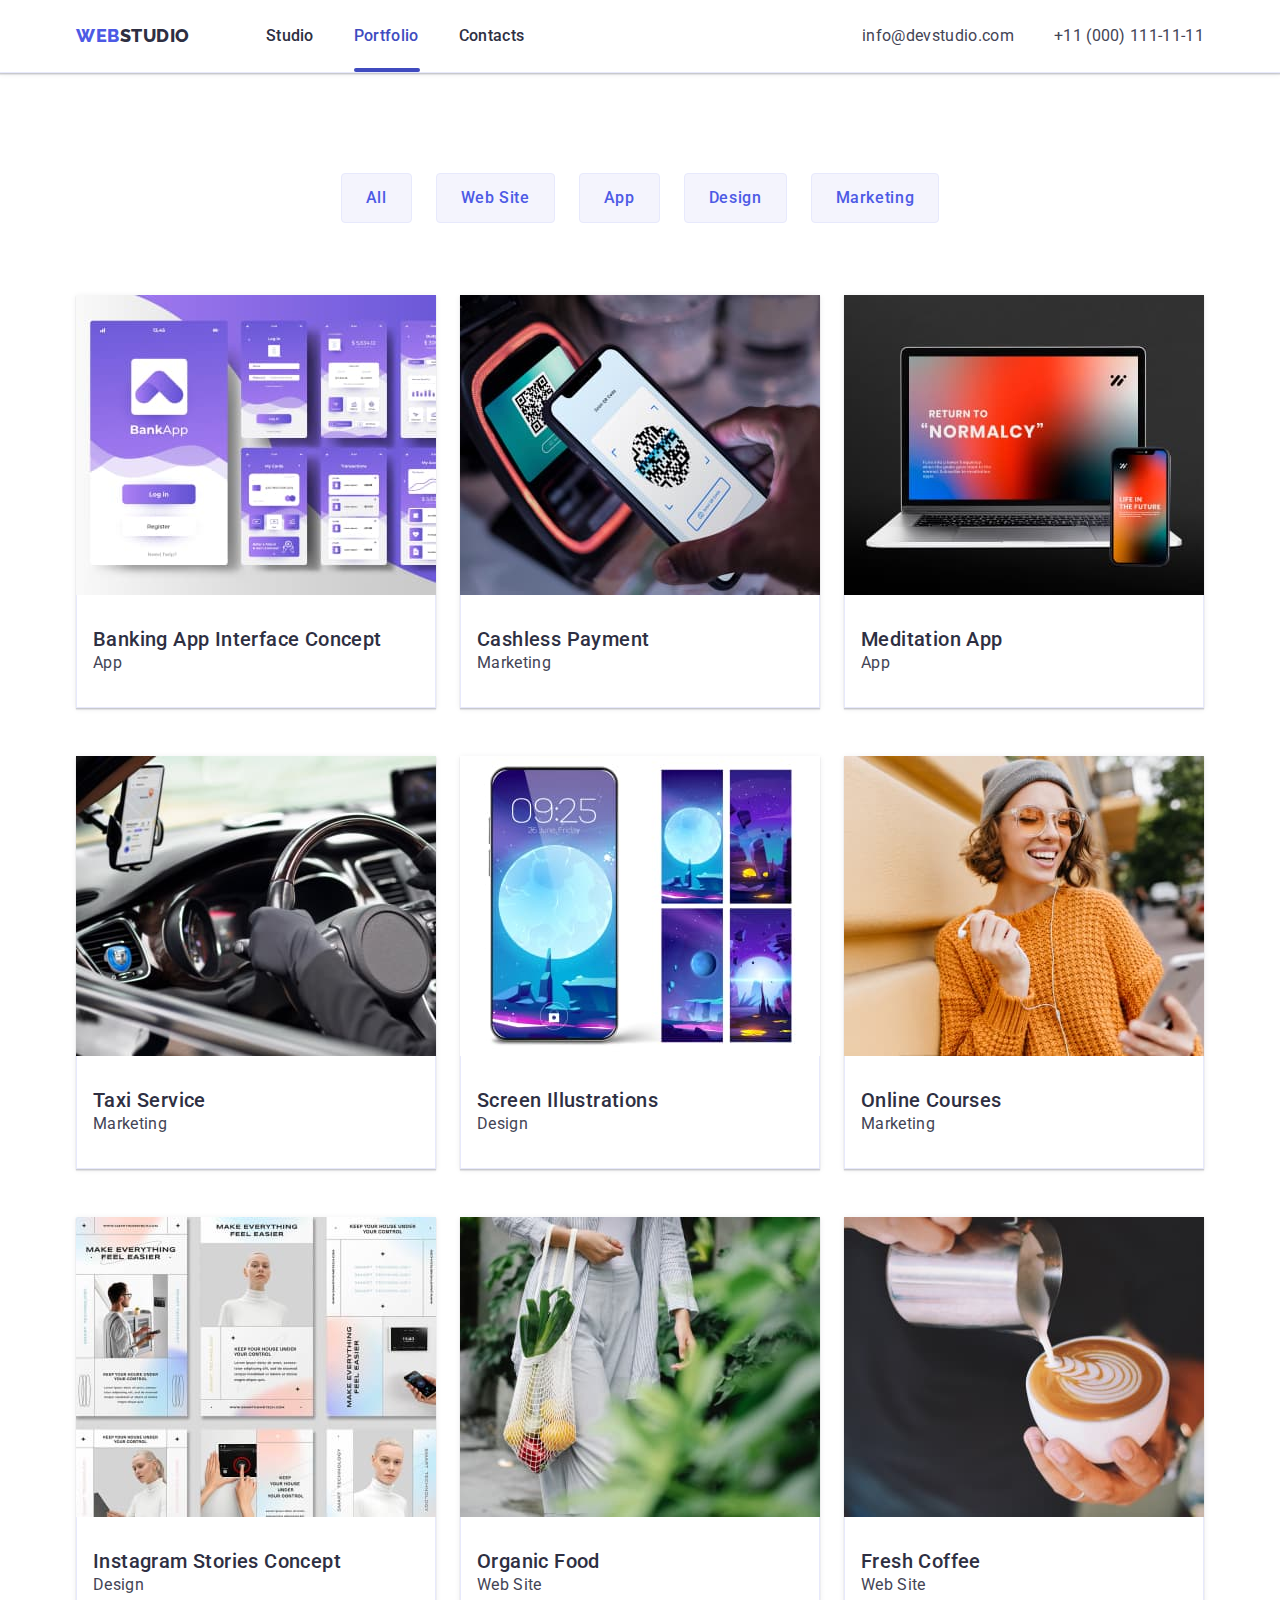
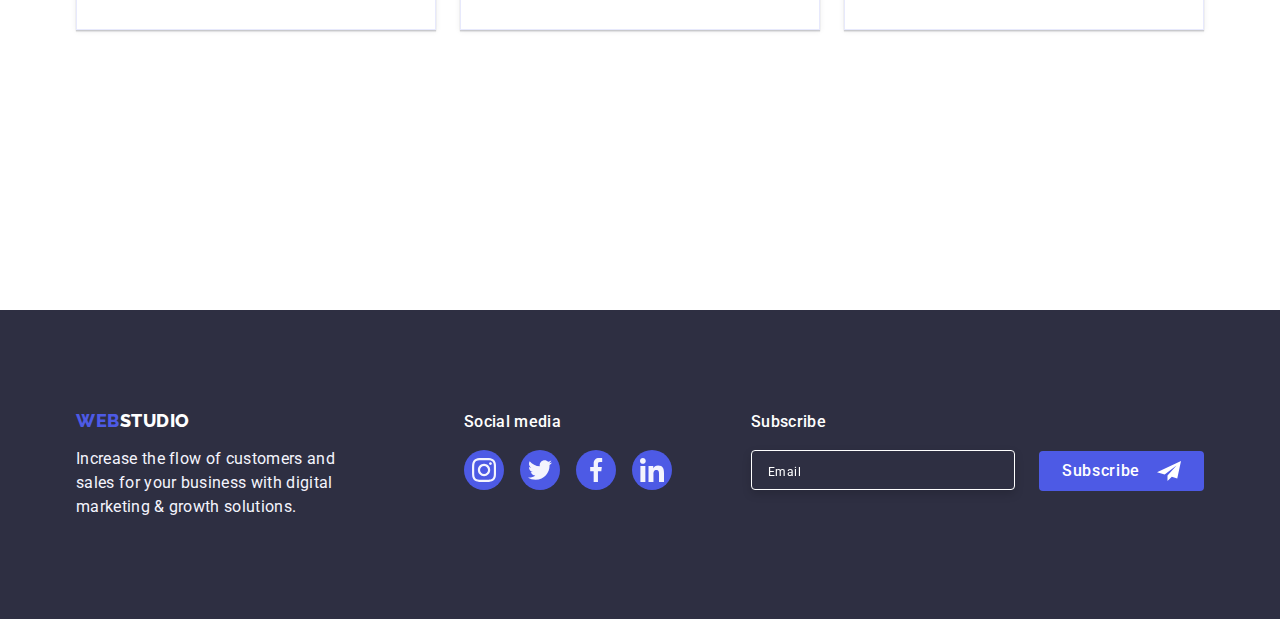
<file: portfolio.html>
<!DOCTYPE html>
<html lang="en">
  <head>
    <meta charset="UTF-8" />
    <meta http-equiv="X-UA-Compatible" content="IE=edge" />
    <meta name="viewport" content="width=device-width, initial-scale=1.0" />
    <link rel="preconnect" href="https://fonts.googleapis.com" />
    <link rel="preconnect" href="https://fonts.gstatic.com" crossorigin />
    <link
      href="https://fonts.googleapis.com/css2?family=Montserrat:wght@400;700&family=Raleway:wght@800&family=Roboto:wght@400;500;700&display=swap"
      rel="stylesheet"
    />
    <link
      rel="stylesheet"
      href="https://cdn.jsdelivr.net/npm/modern-normalize@1.1.0/modern-normalize.min.css"
    />
    <link rel="stylesheet" href="./css/styles.css" />
    <title>Portfolio</title>
  </head>
  <body>
    <!-- Header -->
    <header class="header">
      <div class="container header-container">
        <nav class="menu menu-container">
          <a class="link logo link-logo" href="./index.html">
            Web
            <span class="light-theme">Studio</span>
          </a>
          <ul class="list list-container">
            <li class="menu-list">
              <a class="menu-list-item link" href="./index.html"> Studio </a>
            </li>
            <li class="menu-list">
              <a
                class="menu-list-item link portfolio-underline current"
                href="./portfolio.html"
              >
                Portfolio
              </a>
            </li>
            <li class="menu-list">
              <a class="menu-list-item link" href="">Contacts</a>
            </li>
          </ul>
        </nav>
        <address class="contacts contacts-container">
          <ul class="list list-contacts-container">
            <li class="contacts-list-item">
              <a class="link contacts-link" href="mailto:info@devstudio.com">
                info@devstudio.com
              </a>
            </li>
            <li class="contacts-list-item">
              <a class="link contacts-link" href="tel:+110001111111">
                +11 (000) 111-11-11
              </a>
            </li>
          </ul>
        </address>
        <button
          type="button"
          class="mobile-menu-open js-open-menu"
          aria-controls="mobile-menu"
          aria-expanded="false"
        >
          <svg class="mobile-menu-icon" width="24" height="24">
            <use href="./images/icons.svg#burger"></use>
          </svg>
        </button>
      </div>
      <div class="mobile-menu js-menu-container" id="mobile-menu">
        <div class="container mobile-menu-container">
          <button type="button" class="mobile-close-btn js-close-menu">
            <svg class="mobile-close-button-icon" width="8" height="8">
              <use href="./images/icons.svg#close-button"></use>
            </svg>
          </button>
          <nav class="mobile-nav">
            <ul class="mobile-nav-list">
              <li class="mobile-nav-list-item list">
                <a href="./index.html" class="mobile-nav-list-link current">
                  Studio
                </a>
              </li>
              <li class="mobile-nav-list-item list">
                <a href="./portfolio.html" class="mobile-nav-list-link">
                  Portfolio
                </a>
              </li>
              <li class="mobile-nav-list-item list">
                <a href="" class="mobile-nav-list-link"> Contacts </a>
              </li>
            </ul>
          </nav>
          <ul class="contacts-list">
            <li class="contacts-list-item list">
              <a
                class="contacts-list-link-number link"
                href="tel:+110001111111"
              >
                +11 (000) 111-11-11
              </a>
            </li>
            <li class="contacts-list-item list">
              <a
                class="contacts-list-link-email link"
                href="mailto:info@devstudio.com"
              >
                info@devstudio.com
              </a>
            </li>
          </ul>
          <ul class="mobile-social-list">
            <li class="mobile-social-list-item list">
              <a href="" class="mobile-social-list-link link">
                <svg class="mobile-social-list-icon" width="24" height="24">
                  <use href="./images/icons.svg#instagram"></use>
                </svg>
              </a>
            </li>
            <li class="mobile-social-list-item list">
              <a href="" class="mobile-social-list-link link">
                <svg class="mobile-social-list-icon" width="24" height="24">
                  <use href="./images/icons.svg#twitter"></use>
                </svg>
              </a>
            </li>
            <li class="mobile-social-list-item list">
              <a href="" class="mobile-social-list-link link">
                <svg class="mobile-social-list-icon" width="24" height="24">
                  <use href="./images/icons.svg#facebook"></use>
                </svg>
              </a>
            </li>
            <li class="mobile-social-list-item list">
              <a href="" class="mobile-social-list-link link">
                <svg class="mobile-social-list-icon" width="24" height="24">
                  <use href="./images/icons.svg#linkedin"></use>
                </svg>
              </a>
            </li>
          </ul>
        </div>
      </div>
    </header>

    <main>
      <!-- HERO -->
      <section class="section button-nav">
        <div class="container">
          <h1 hidden class="main-title visually-hidden">Navigation</h1>
          <ul class="list list-button">
            <li class="list-button-item">
              <button class="button-item" type="button">All</button>
            </li>
            <li class="list-button-item">
              <button class="button-item" type="button">Web Site</button>
            </li>
            <li class="list-button-item">
              <button class="button-item" type="button">App</button>
            </li>
            <li class="list-button-item">
              <button class="button-item" type="button">Design</button>
            </li>
            <li class="list-button-item">
              <button class="button-item" type="button">Marketing</button>
            </li>
          </ul>
          <ul class="list project-list">
            <li class="link project-item">
              <a class="link project-link" href="">
                <div class="project-wrapper">
                  <img
                    class="portfolio-images"
                    src="./images/portfolio/banking-app.jpg"
                    alt="banking app"
                    width="360"
                    height="300"
                  />
                  <p class="overlay">
                    14 Stylish and User-Friendly App Design Concepts · Task
                    Manager App · Calorie Tracker App · Exotic Fruit Ecommerce
                    App · Cloud Storage App
                  </p>
                </div>
                <div class="project-info">
                  <h2 class="feature-title">Banking App Interface Concept</h2>
                  <p class="features-item">App</p>
                </div>
              </a>
            </li>
            <li class="link project-item">
              <a class="link project-link" href="">
                <div class="project-wrapper">
                  <img
                    class="portfolio-images"
                    src="./images/portfolio/cashless-payment.jpg"
                    alt="cashless payment"
                    width="360"
                    height="300"
                  />
                  <p class="overlay">
                    14 Stylish and User-Friendly App Design Concepts · Task
                    Manager App · Calorie Tracker App · Exotic Fruit Ecommerce
                    App · Cloud Storage App
                  </p>
                </div>
                <div class="project-info">
                  <h2 class="feature-title">Cashless Payment</h2>
                  <p class="features-item">Marketing</p>
                </div>
              </a>
            </li>
            <li class="link project-item">
              <a class="link project-link" href="">
                <div class="project-wrapper">
                  <img
                    class="portfolio-images"
                    src="./images/portfolio/meditation-app.jpg"
                    alt="meditation app"
                    width="360"
                    height="300"
                  />
                  <p class="overlay">
                    14 Stylish and User-Friendly App Design Concepts · Task
                    Manager App · Calorie Tracker App · Exotic Fruit Ecommerce
                    App · Cloud Storage App
                  </p>
                </div>
                <div class="project-info">
                  <h2 class="feature-title">Meditation App</h2>
                  <p class="features-item">App</p>
                </div>
              </a>
            </li>
            <li class="link project-item">
              <a class="link project-link" href="">
                <div class="project-wrapper">
                  <img
                    class="portfolio-images"
                    src="./images/portfolio/taxi-service.jpg"
                    alt="taxi service"
                    width="360"
                    height="300"
                  />
                  <p class="overlay">
                    14 Stylish and User-Friendly App Design Concepts · Task
                    Manager App · Calorie Tracker App · Exotic Fruit Ecommerce
                    App · Cloud Storage App
                  </p>
                </div>
                <div class="project-info">
                  <h2 class="feature-title">Taxi Service</h2>
                  <p class="features-item">Marketing</p>
                </div>
              </a>
            </li>
            <li class="link project-item">
              <a class="link project-link" href="">
                <div class="project-wrapper">
                  <img
                    class="portfolio-images"
                    src="./images/portfolio/screen-illustration.jpg"
                    alt="screen illustration"
                    width="360"
                    height="300"
                  />
                  <p class="overlay">
                    14 Stylish and User-Friendly App Design Concepts · Task
                    Manager App · Calorie Tracker App · Exotic Fruit Ecommerce
                    App · Cloud Storage App
                  </p>
                </div>
                <div class="project-info">
                  <h2 class="feature-title">Screen Illustrations</h2>
                  <p class="features-item">Design</p>
                </div>
              </a>
            </li>
            <li class="link project-item">
              <a class="link project-link" href="">
                <div class="project-wrapper">
                  <img
                    class="portfolio-images"
                    src="./images/portfolio/online-courses.jpg"
                    alt="online courses"
                    width="360"
                    height="300"
                  />
                  <p class="overlay">
                    14 Stylish and User-Friendly App Design Concepts · Task
                    Manager App · Calorie Tracker App · Exotic Fruit Ecommerce
                    App · Cloud Storage App
                  </p>
                </div>
                <div class="project-info">
                  <h2 class="feature-title">Online Courses</h2>
                  <p class="features-item">Marketing</p>
                </div>
              </a>
            </li>
            <li class="link project-item">
              <a class="link project-link" href="">
                <div class="project-wrapper">
                  <img
                    class="portfolio-images"
                    src="./images/portfolio/instagram-stories.jpg"
                    alt="instagram stories"
                    width="360"
                    height="300"
                  />
                  <p class="overlay">
                    14 Stylish and User-Friendly App Design Concepts · Task
                    Manager App · Calorie Tracker App · Exotic Fruit Ecommerce
                    App · Cloud Storage App
                  </p>
                </div>
                <div class="project-info">
                  <h2 class="feature-title">Instagram Stories Concept</h2>
                  <p class="features-item">Design</p>
                </div>
              </a>
            </li>
            <li class="link project-item">
              <a class="link project-link" href="">
                <div class="project-wrapper">
                  <img
                    class="portfolio-images"
                    src="./images/portfolio/organic-food.jpg"
                    alt="organic food"
                    width="360"
                    height="300"
                  />
                  <p class="overlay">
                    14 Stylish and User-Friendly App Design Concepts · Task
                    Manager App · Calorie Tracker App · Exotic Fruit Ecommerce
                    App · Cloud Storage App
                  </p>
                </div>
                <div class="project-info">
                  <h2 class="feature-title">Organic Food</h2>
                  <p class="features-item">Web Site</p>
                </div>
              </a>
            </li>
            <li class="link project-item">
              <a class="link project-link" href="">
                <div class="project-wrapper">
                  <img
                    class="portfolio-images"
                    src="./images/portfolio/fresh-coffee.jpg"
                    alt="fresh coffee"
                    width="360"
                    height="300"
                  />
                  <p class="overlay">
                    14 Stylish and User-Friendly App Design Concepts · Task
                    Manager App · Calorie Tracker App · Exotic Fruit Ecommerce
                    App · Cloud Storage App
                  </p>
                </div>
                <div class="project-info">
                  <h2 class="feature-title">Fresh Coffee</h2>
                  <p class="features-item">Web Site</p>
                </div>
              </a>
            </li>
          </ul>
        </div>
      </section>
    </main>
    <footer class="footer">
      <div class="container footer-container">
        <div class="footer-left-container">
          <a class="link logo logo-style" href="./index.html">
            Web
            <span class="dark-theme">Studio</span>
          </a>
          <p class="footer-text">
            Increase the flow of customers and sales for your business with
            digital marketing & growth solutions.
          </p>
        </div>
        <div class="social-list-wrapper">
          <p class="social-text">Social media</p>
          <ul class="social-list-footer list">
            <li class="social-list-item">
              <a href="" class="social-list-link-footer">
                <svg width="24" height="24" class="social-list-icon-footer">
                  <use href="./images/icons.svg#instagram"></use>
                </svg>
              </a>
            </li>
            <li class="social-list-item">
              <a href="" class="social-list-link-footer">
                <svg width="24" height="24" class="social-list-icon-footer">
                  <use href="./images/icons.svg#twitter"></use>
                </svg>
              </a>
            </li>
            <li class="social-list-item">
              <a href="" class="social-list-link-footer">
                <svg width="24" height="24" class="social-list-icon-footer">
                  <use href="./images/icons.svg#facebook"></use>
                </svg>
              </a>
            </li>
            <li class="social-list-item">
              <a href="" class="social-list-link-footer">
                <svg width="24" height="24" class="social-list-icon-footer">
                  <use href="./images/icons.svg#linkedin"></use>
                </svg>
              </a>
            </li>
          </ul>
        </div>
        <form class="footer-form">
          <p class="subscr-text">Subscribe</p>
          <div class="subscr-wrapper">
            <input
              type="email"
              name="user_subscription"
              placeholder="Email"
              class="subscr-input"
            />
            <button type="submit" class="subscr-btn">
              Subscribe
              <svg width="24" height="24" class="subscr-icon">
                <use href="./images/icons.svg#subscr"></use>
              </svg>
              <script src="./js/practice.js"></script>
              <script src="./js/mobile-menu.js"></script>
              <script src="./js/modal.js"></script>
            </button>
          </div>
        </form>
      </div>
    </footer>
  </body>
</html>
</file>
<file: css/styles.css>
:root {
  --primary-font: "Roboto", sans-serif;
  --secondary-font: "Raleway", sans-serif;
  --primary-background-color: #ffffff;
  --secondary-background-color: #4d5ae5;
  --primary-text-color: #434455;
  --secondary-text-color: #2e2f42;
  --primary-button-color: #4d5ae5;
  --primary-button-background-color: #f4f4fd;
  --icon-color: #8e8f99;
  --color: currentColor;
  --transition-dur-timing-func: 250ms cubic-bezier(0.4, 0, 0.2, 1);
}
h1,
h2,
h3,
p {
  margin-top: 0;
  margin-bottom: 0;
}

ul {
  margin-top: 0;
  margin-bottom: 0;
  padding-left: 0;
}

img {
  display: block;
}

body {
  font-family: var(--primary-font);
  background-color: var(--primary-background-color);
  color: var(--primary-text-color);
}

.container {
  width: 100%;
  padding-left: 15px;
  padding-right: 15px;
}

@media screen and (min-width: 480px) {
  .container {
    width: 428px;
    margin: 0 auto;
  }
}

@media screen and (min-width: 768px) {
  .container {
    width: 768px;
  }
}

@media screen and (min-width: 1200px) {
  .container {
    width: 1158px;
  }
}

.section {
  padding-top: 96px;
  padding-bottom: 96px;
}

@media screen and (min-width: 1200px) {
  .section {
    padding: 120px 0;
  }
}

.list {
  list-style: none;
}

.link {
  text-decoration: none;
}

.dark-theme {
  color: #ffffff;
}

.light-theme {
  color: #2e2f42;
}

.visually-hidden {
  position: absolute;
  width: 1px;
  height: 1px;
  margin: -1px;
  border: 0;
  padding: 0;
  white-space: nowrap;
  clip-path: inset(100%);
  clip: rect(0 0 0 0);
  overflow: hidden;
}

/**
  |============================
  |          Header
  |============================
*/

.header {
  border-bottom: 1px solid #e7e9fc;
  box-shadow: 0px 2px 1px rgba(46, 47, 66, 0.08),
    0px 1px 1px rgba(46, 47, 66, 0.16), 0px 1px 6px rgba(46, 47, 66, 0.08);
}

.header-container {
  display: flex;
  align-items: center;
  justify-content: space-between;
}

button {
  cursor: pointer;
}

.logo {
  font-family: var(--secondary-font);
  font-weight: 800;
  font-size: 18px;
  line-height: 1.17;
  letter-spacing: 0.03em;
  text-transform: uppercase;
  color: #4d5ae5;
  display: flex;
}

.link-logo {
  padding: 24px 0;
}

.contacts-list-link-number {
  font-weight: 700;
  font-size: 20px;
  line-height: 1.11;
  letter-spacing: 0.02em;
  text-transform: capitalize;
  color: #404bbf;
}

@media screen and (max-width: 767px) {
  .list-container {
    display: none;
  }

  .contacts {
    display: none;
  }

  .mobile-menu-open {
    line-height: 0;
    padding: 0;
    border: none;
    background: transparent;
  }

  .mobile-menu-icon {
    fill: #2e2f42;
  }

  .mobile-menu {
    position: fixed;
    width: 100%;
    height: 100%;
    box-shadow: 0px 2px 1px rgba(46, 47, 66, 0.08),
      0px 1px 1px rgba(46, 47, 66, 0.16), 0px 1px 6px rgba(46, 47, 66, 0.08);
    top: 0;
    left: 0;
    z-index: 1000;
    background: #ffffff;
    transition: opacity var(--transition-dur-timing-func),
      visibility var(--transition-dur-timing-func);
    opacity: 0;
    visibility: hidden;
    pointer-events: none;
  }

  .mobile-menu.is-open {
    opacity: 1;
    visibility: visible;
    pointer-events: auto;
  }

  .mobile-close-btn {
    width: 24px;
    height: 24px;
    padding: 0;
    background: transparent;
    border: 1px solid rgba(0, 0, 0, 0.1);
    border-radius: 50%;
    display: flex;
    justify-content: center;
    align-items: center;
    position: absolute;
    top: 24px;
    right: 24px;
    cursor: pointer;
  }

  .mobile-close-button-icon {
    fill: #2e2f42;
  }

  .mobile-menu-container {
    position: relative;
    padding-top: 80px;
    padding-left: 40px;
    padding-bottom: 40px;
    display: flex;
    flex-direction: column;
    height: 100%;
  }

  .mobile-nav {
    margin-bottom: auto;
  }

  .mobile-nav-list {
    display: flex;
    flex-direction: column;
    align-items: center;
    gap: 40px;
  }

  .mobile-nav-list-link {
    font-weight: 700;
    font-size: 36px;
    line-height: 1.11;
    letter-spacing: 0.02em;
    text-transform: capitalize;
    color: #2e2f42;
    text-decoration: none;
  }

  .mobile-nav-list-link.current {
    color: #404bbf;
  }

  .mobile-nav-list-link:hover,
  .mobile-nav-list-link:focus {
    color: #404bbf;
  }

  .contacts-list {
    display: flex;
    flex-direction: column;
    justify-content: center;
    gap: 40px;
    margin-bottom: 48px;
  }

  .contacts-list-link-number:hover,
  .contacts-list-link-number:focus,
  .contacts-list-link-email:hover,
  .contacts-list-link-email:focus {
    color: #4d5ae5;
  }

  .contacts-list-link-email {
    font-weight: 500;
    font-size: 20px;
    line-height: 1.2;
    letter-spacing: 0.02em;
    color: #434455;
  }

  .mobile-social-list {
    display: flex;
    align-items: center;
    justify-content: space-between;
  }

  .mobile-social-list-link {
    display: flex;
    width: 40px;
    height: 40px;
    background: #4d5ae5;
    border-radius: 50%;
    align-items: center;
    justify-content: center;
    transition: background var(--transition-dur-timing-func);
  }

  .mobile-social-list-icon {
    fill: #f4f4fd;
  }

  .mobile-social-list-link:hover,
  .mobile-social-list-link:focus {
    background: #404bbf;
  }
}

@media screen and (min-width: 428px) {
  .contacts-list-link-number {
    font-size: 36px;
  }
}

@media screen and (min-width: 768px) {
  .mobile-menu {
    display: none;
  }

  .mobile-menu-open {
    display: none;
  }

  .menu-container {
    display: flex;
    align-items: center;
  }

  .link-logo {
    margin-right: 76px;
  }

  .list-container {
    display: flex;
    align-items: center;
  }

  .list-contacts-container {
    display: flex;
    flex-direction: column;
    gap: 12px;
  }

  .menu-list:not(:last-child) {
    margin-right: 40px;
  }

  .menu {
    font-weight: 500;
    font-size: 16px;
    line-height: 1.5;
    letter-spacing: 0.02em;
    color: #2e2f42;
  }

  .menu-list-item {
    display: block;
    font-weight: 500;
    font-size: 16px;
    line-height: 1.5;
    letter-spacing: 0.02em;
    padding: 24px 0;
    color: #2e2f42;
    transition: color var(--transition-dur-timing-func);
  }

  .menu-list-item.current {
    color: #404bbf;
  }

  .menu-list-item:hover,
  .menu-list-item:focus {
    color: #404bbf;
  }

  .contacts-link {
    font-size: 12px;
    line-height: 1.17;
    letter-spacing: 0.04em;
    color: #434455;
    transition: color var(--transition-dur-timing-func);
  }

  .contacts {
    font-style: normal;
  }

  .contacts-link:hover,
  .contacts-link:focus {
    color: #404bbf;
  }

  .studio-underline::after {
    content: "";
    display: inline-block;
    width: 48px;
    height: 4px;
    background: #404bbf;
    border-radius: 2px;
    position: absolute;
    left: 0;
    bottom: 0;
  }
}

@media screen and (min-width: 1200px) {
  .list-contacts-container {
    display: flex;
    align-items: center;
    margin-left: auto;
  }

  .list-contacts-container {
    flex-direction: row;
    gap: 40px;
  }

  .contacts-link {
    font-size: 16px;
    line-height: 1.5;
    letter-spacing: 0.02em;
    color: #434455;
    transition: color var(--transition-dur-timing-func);
  }
}

/**
  |============================
  |       HERO 
  |============================
*/

.hero-container {
  text-align: center;
  margin: 0 auto;
}

.button {
  font-family: inherit;
  font-weight: 500;
  font-size: 16px;
  line-height: 1.5;
  letter-spacing: 0.04em;
  color: #ffffff;
  background: var(--secondary-background-color);
  display: block;
  margin: auto;
  min-width: 169px;
  height: 56px;
  border: none;
  padding: 16px 32px 16px 32px;
  text-align: center;
  box-shadow: 0px 4px 4px rgba(0, 0, 0, 0.15);
  border-radius: 4px;
  cursor: pointer;
  transition: background-color var(--transition-dur-timing-func),
    color var(--transition-dur-timing-func);
}

.button:hover,
.button:focus {
  background-color: #404bbf;
}

.section-main {
  margin: 0 auto;
  background: #2e2f42;
  background-image: linear-gradient(
      rgba(46, 47, 66, 0.7),
      rgba(46, 47, 66, 0.7)
    ),
    url(../images/bg-mobile.jpeg);
  background-size: cover;
  background-position: center;
  padding: 112px 0;
  max-width: 1440px;
  background-repeat: no-repeat;
}

@media screen and (min-device-pixel-ratio: 2) and (max-width: 767px),
  screen and (min-resolution: 192dpi) and (max-width: 767px),
  screen and (min-resolution: 2dppx) and (max-width: 767px) {
  .section-main {
    background-image: linear-gradient(
        rgba(46, 47, 66, 0.7),
        rgba(46, 47, 66, 0.7)
      ),
      url(../images/bg-mobile@2x.jpeg);
  }
}

.main-title {
  font-weight: 700;
  font-size: 36px;
  line-height: 1.11;
  letter-spacing: 0.02em;
  text-align: center;
  max-width: 428px;
  margin: 0 auto 72px auto;
}

@media screen and (min-width: 768px) {
  .main-title {
    font-size: 56px;
    line-height: 1.07;
    max-width: 496px;
    margin-bottom: 48px;
  }

  .section-main {
    background-image: linear-gradient(
        rgba(46, 47, 66, 0.7),
        rgba(46, 47, 66, 0.7)
      ),
      url(../images/bg-tablet.jpeg);
  }
}
@media screen and (min-device-pixel-ratio: 2) and (min-width: 768px),
  screen and (min-resolution: 192dpi) and (min-width: 768px),
  screen and (min-resolution: 2dppx) and (min-width: 768px) {
  .section-main {
    background-image: linear-gradient(
        rgba(46, 47, 66, 0.7),
        rgba(46, 47, 66, 0.7)
      ),
      url(../images/bg-tablet@2x.jpeg);
  }
}

@media screen and (min-width: 1200px) {
  .section-main {
    background-image: linear-gradient(
        rgba(46, 47, 66, 0.7),
        rgba(46, 47, 66, 0.7)
      ),
      url(../images/bg.jpeg);
    padding: 188px 0;
  }
}

@media screen and (min-device-pixel-ratio: 2) and (min-width: 1200px),
  screen and (min-resolution: 192dpi) and (min-width: 1200px),
  screen and (min-resolution: 2dppx) and (min-width: 1200px) {
  .section-main {
    background-image: linear-gradient(
        rgba(46, 47, 66, 0.7),
        rgba(46, 47, 66, 0.7)
      ),
      url(../images/bg@2x.jpeg);
  }
}

/**
  |============================
  |       FEATURES
  |============================
*/

.svg-container {
  display: none;
}

.features {
  display: flex;
  flex-direction: column;
  gap: 72px;
}

.features-title {
  font-weight: 700;
  font-size: 36px;
  line-height: 1.11;
  text-align: center;
  letter-spacing: 0.02em;
  text-transform: capitalize;
  color: #2e2f42;
  margin-bottom: 8px;
}

.description {
  font-weight: 500;
  font-size: 16px;
  line-height: 1.5;
  letter-spacing: 0.02em;
  color: #434455;
}

@media screen and (min-width: 768px) {
  .features {
    display: flex;
    flex-wrap: wrap;
    row-gap: 72px;
    column-gap: 24px;
    flex-direction: row;
  }

  .features-title {
    font-weight: 700;
    font-size: 36px;
    text-align: left;
  }

  .features-list {
    width: 356px;
  }
}

@media screen and (min-width: 1200px) {
  .features {
    display: flex;
    justify-content: space-between;
    flex-wrap: nowrap;
    gap: 24px;
  }

  .features-title {
    font-weight: 500;
    font-size: 20px;
    line-height: 1.2;
    margin-bottom: 8px;
  }

  .features-list {
    width: calc(100% - 72px / 4);
  }

  .description {
    font-weight: normal;
    font-size: 16px;
    line-height: 1.5;
    letter-spacing: 0.02em;
    color: #434455;
  }

  .svg-container {
    display: flex;
    justify-content: center;
    align-items: center;
    background: #f4f4fd;
    border-radius: 4px;
    width: 264px;
    height: 112px;
    margin-bottom: 8px;
  }

  .svg-container-icon {
    width: 64px;
    height: 64px;
    fill: #2e2f42;
  }
}

/**
  |============================
  |     WHAT ARE WE DOING
  |============================
*/
.section-doing {
  display: none;
}

@media screen and (min-width: 1200px) {
  .section-doing {
    display: block;
    padding-top: 0;
  }

  .list-wrapper {
    display: flex;
    gap: 24px;
  }

  .wrapper-item {
    flex-basis: calc(100% - 48px / 3);
  }

  .secondary-title {
    font-weight: 700;
    font-size: 36px;
    line-height: 1.1;
    letter-spacing: 0.02em;
    text-transform: capitalize;
    color: var(--secondary-text-color);
    margin-bottom: 72px;
    text-align: center;
  }
}

/**
  |============================
  |     EMPLOYEES
  |============================
*/

.section-team {
  background: #f4f4fd;
}

.secondary-title {
  margin-bottom: 72px;
  font-weight: 700;
  font-size: 36px;
  line-height: 1.11;
  text-align: center;
  letter-spacing: 0.02em;
  text-transform: capitalize;
  color: #2e2f42;
}

.team-list-container {
  display: flex;
  flex-direction: column;
  gap: 72px;
  align-items: center;
}

.team-list {
  width: 264px;
  background-color: var(--primary-background-color);
  box-shadow: 0px 1px 6px rgba(46, 47, 66, 0.08),
    0px 1px 1px rgba(46, 47, 66, 0.16), 0px 2px 1px rgba(46, 47, 66, 0.08);
  border-radius: 0px 0px 4px 4px;
}

.team-desc-container {
  padding-top: 32px;
  padding-bottom: 32px;
  text-align: center;
}

.employee-name {
  font-weight: 500;
  font-size: 20px;
  line-height: 1.2;
  letter-spacing: 0.02em;
  color: #2e2f42;
  margin-bottom: 8px;
}

.employee-position {
  font-size: 16px;
  line-height: 1.5;
  letter-spacing: 0.02em;
  margin-bottom: 8px;
}

.social-list {
  display: flex;
  justify-content: center;
  gap: 24px;
}

.social-list-link {
  display: flex;
  width: 40px;
  height: 40px;
  background: #4d5ae5;
  border-radius: 50%;
  align-items: center;
  justify-content: center;
  transition: background var(--transition-dur-timing-func);
}

.social-list-link:hover,
.social-list-link:focus {
  background: #404bbf;
}
.social-list-icon {
  fill: #f4f4fd;
}

@media screen and (min-width: 768px) {
  .team-list-container {
    display: flex;
    flex-wrap: wrap;
    justify-content: center;
    flex-direction: row;
    row-gap: 64px;
    column-gap: 24px;
    flex-basis: calc((100% - 24px) / 2);
  }

  .team-list {
    margin-bottom: 0;
  }
}

@media screen and (min-width: 1200px) {
  .team-list-container {
    display: flex;
    flex-wrap: nowrap;
    gap: 24px;
  }

  .team-container {
    padding: 0;
  }

  .team-list {
    flex-basis: calc((100% - 72px) / 4);
  }
}

/**
  |============================
  |         CUSTOMERS
  |============================
*/

.customers-list {
  display: flex;
  flex-wrap: wrap;
  row-gap: 72px;
  column-gap: 16px;
  justify-content: center;
}

.customers-list-item {
  flex-basis: calc((100% - 16px) / 2);
}

.customers-list-link {
  display: flex;
  justify-content: center;
  align-items: center;
  max-width: 190px;
  height: 88px;
  border: 1px solid var(--icon-color);
  border-radius: 4px;
  color: var(--icon-color);
  transition: color var(--transition-dur-timing-func),
    border-color var(--transition-dur-timing-func);
}

.customers-list-link:hover,
.customers-list-link:focus {
  color: #404bbf;
  border-color: #404bbf;
}

.customers-list-icon {
  fill: currentColor;
}

@media screen and (min-width: 768px) {
  .customers-container {
    width: 552px;
  }

  .customers-list {
    column-gap: 24px;
    align-items: center;
    justify-content: center;
  }

  .customers-list-item {
    flex-basis: calc((100% - 48px) / 3);
  }

  .customers-list-link {
    max-width: 168px;
  }
}

@media screen and (min-width: 1200px) {
  .customers-container {
    width: 1158px;
  }

  .customers-list {
    display: flex;
    flex-wrap: nowrap;
    justify-content: space-between;
    gap: 24px;
  }

  .customers-list-item {
    flex-basis: calc((100% - 120px) / 6);
  }
}

/**
  |============================
  |       FOOTER
  |============================
*/

.footer {
  padding-top: 96px;
  padding-bottom: 96px;
  background: #2e2f42;
  /* min-width: 396px; */
}

.footer-container {
  display: flex;
  flex-direction: column;
  gap: 72px;
  justify-content: center;
  align-items: center;
}

.logo-style {
  margin-bottom: 16px;
  justify-content: center;
}

.footer-text {
  font-size: 16px;
  line-height: 1.5;
  letter-spacing: 0.02em;
  color: #f4f4fd;
  width: 268px;
}

.social-text {
  font-weight: 500;
  font-size: 16px;
  line-height: 1.5;
  letter-spacing: 0.02em;
  color: var(--primary-background-color);
  margin-bottom: 16px;
  text-align: center;
}

.social-list-footer {
  display: flex;
  justify-content: center;
  gap: 16px;
}

.footer-form {
  width: 100%;
}

.social-list-link-footer {
  display: flex;
  width: 40px;
  height: 40px;
  background: #4d5ae5;
  border-radius: 50%;
  align-items: center;
  justify-content: center;
  transition: background var(--transition-dur-timing-func);
}
.social-list-icon-footer {
  fill: #f4f4fd;
}

.social-list-link-footer:hover,
.social-list-link-footer:focus {
  background: #31d0aa;
}

.subscr-wrapper {
  display: flex;
  flex-direction: column;
  gap: 16px;
  align-items: center;
}

.subscr-text {
  font-weight: 500;
  font-size: 16px;
  line-height: 1.5;
  letter-spacing: 0.02em;
  color: #ffffff;
  margin-bottom: 16px;
  text-align: center;
}

.subscr-input {
  background: #2e2f42;
  border: 1px solid #ffffff;
  filter: drop-shadow(0px 4px 4px rgba(0, 0, 0, 0.15));
  border-radius: 4px;
  width: 100%;
  height: 40px;
  padding-left: 16px;
  color: #ffffff;
}

.subscr-input::placeholder {
  font-size: 12px;
  line-height: 2;
  letter-spacing: 0.04em;
  color: #ffffff;
}

.subscr-btn {
  font-weight: 500;
  font-size: 16px;
  line-height: 1.5;
  letter-spacing: 0.04em;
  color: #ffffff;
  background: var(--secondary-background-color);
  border-radius: 4px;
  border: none;
  cursor: pointer;
  min-width: 165px;
  height: 40px;
  transition: background var(--transition-dur-timing-func);
  display: flex;
  align-items: center;
  justify-content: space-evenly;
}

.subscr-btn:hover,
.subscr-btn:focus {
  background: #404bbf;
}

.subscr-icon {
  fill: var(--primary-background-color);
}

@media screen and (min-width: 768px) {
  .footer-container {
    display: flex;
    flex-wrap: wrap;
    flex-direction: row;
    column-gap: 24px;
    row-gap: 72px;
    align-items: baseline;
    width: 552px;
  }

  .logo-style {
    justify-content: flex-start;
  }

  .social-text {
    text-align: left;
  }

  .footer-left-container {
    text-align: start;
  }

  .footer-text {
    margin: 0;
  }

  .subscr-wrapper {
    display: flex;
    align-items: baseline;
    flex-direction: row;
    gap: 24px;
  }

  .subscr-input {
    width: 264px;
  }

  .subscr-text {
    text-align: start;
  }
}

@media screen and (min-width: 1200px) {
  .footer {
    padding: 100px 0;
  }

  .footer-container {
    flex-wrap: nowrap;
    width: 1158px;
    column-gap: 0;
    row-gap: 0;
  }

  .footer-left-container {
    margin-right: 120px;
  }

  .footer-form {
    margin-left: auto;
    width: 453px;
  }
}

/**
  |============================
  |       MODAL WINDOW
  |============================
*/

.backdrop {
  background: rgba(46, 47, 66, 0.4);
  position: fixed;
  top: 0;
  left: 0;
  width: 100%;
  height: 100%;
  z-index: 100;
  transition: opacity var(--transition-dur-timing-func),
    visibility var(--transition-dur-timing-func);
}

.backdrop.is-hidden {
  opacity: 0;
  visibility: hidden;
  pointer-events: none;
}

.modal {
  width: 96%;
  min-height: 584px;
  background: #fcfcfc;
  box-shadow: 0px 1px 1px rgba(0, 0, 0, 0.14), 0px 1px 3px rgba(0, 0, 0, 0.12),
    0px 2px 1px rgba(0, 0, 0, 0.2);
  border-radius: 4px;
  position: absolute;
  top: 50%;
  left: 50%;
  transform: translate(-50%, -50%);
  padding: 72px 24px 24px 24px;
}

.modal-btn-close {
  width: 24px;
  height: 24px;
  padding: 0;
  background: #e7e9fc;
  border: 1px solid rgba(0, 0, 0, 0.1);
  border-radius: 50%;
  display: flex;
  justify-content: center;
  align-items: center;
  position: absolute;
  top: 24px;
  right: 24px;
  cursor: pointer;
  transition: background var(--transition-dur-timing-func);
}

.modal-btn-close:hover,
.modal-btn-close:focus {
  background: #404bbf;
}

.modal-btn-icon {
  fill: #2e2f42;
  transition: fill var(--transition-dur-timing-func);
}

.modal-btn-close:hover .modal-btn-icon,
.modal-btn-close:focus .modal-btn-icon {
  fill: #ffffff;
}

.modal-text {
  font-weight: 500;
  font-size: 16px;
  line-height: 1.5;
  text-align: center;
  letter-spacing: 0.02em;
  color: #2e2f42;
  margin: 0 auto 34px auto;
}

.modal-form {
  display: flex;
  flex-direction: column;
}

.modal-form-field {
  margin-bottom: 8px;
}

.modal-form-field-comments {
  margin-bottom: 16px;
}

.modal-form-input-desc {
  display: block;
  font-size: 12px;
  line-height: 1.17;
  letter-spacing: 0.04em;
  color: #8e8f99;
  margin-bottom: 4px;
}

.modal-form-input {
  width: 100%;
  height: 40px;
  padding-left: 38px;
  border: 1px solid rgba(46, 47, 66, 0.4);
  border-radius: 4px;
  color: var(--secondary-text-color);
  transition: border-color var(--transition-dur-timing-func),
    fill var(--transition-dur-timing-func);
}

.modal-form-input:focus {
  outline: none;
  border-color: #4d5ae5;
}

.modal-form-input:focus + .modal-form-icon {
  fill: #4d5ae5;
}

.modal-form-comments {
  resize: none;
  width: 100%;
  height: 120px;
  padding-top: 8px;
  padding-left: 16px;
  border: 1px solid rgba(46, 47, 66, 0.4);
  border-radius: 4px;
  transition: border-color var(--transition-dur-timing-func);
}

.modal-form-comments::placeholder {
  color: rgba(46, 47, 66, 0.4);
}

.modal-form-comments:focus {
  outline: none;
  border-color: #4d5ae5;
}

.modal-form-check:checked + .modal-form-check-desc .modal-form-fake-check {
  background: #404bbf;
  border: 1px solid #404bbf;
  border-radius: 2px;
  background-image: url(../images/fake-check.svg);
  background-repeat: no-repeat;
  background-position: center center;
  transition: background var(--transition-dur-timing-func);
}

.modal-form-check:focus + .modal-form-check-desc .modal-form-fake-check {
  border-color: #4d5ae5;
}

.modal-form-check-desc {
  font-size: 12px;
  line-height: 1.17;
  letter-spacing: 0.04em;
  color: #8e8f99;
  display: flex;
  position: relative;
  margin-bottom: 24px;
}

.modal-form-fake-check {
  display: block;
  width: 16px;
  height: 16px;
  border: 1px solid rgba(46, 47, 66, 0.4);
  border-radius: 2px;
  margin-right: 8px;
}

.modal-form-fake-icon {
  display: block;
  opacity: 0;
}

.modal-form-icon {
  display: block;
  position: absolute;
  top: 50%;
  left: 16px;
  transform: translate(0, -50%);
  fill: #2e2f42;
  transition: fill var(--transition-dur-timing-func);
}

.modal-form-input-wrapper {
  display: block;
  position: relative;
}

.modal-submit-btn {
  font-family: inherit;
  font-weight: 500;
  font-size: 16px;
  line-height: 1.5;
  min-width: 169px;
  height: 56px;
  display: block;
  align-self: center;
  padding: 16px 32px;
  text-align: center;
  cursor: pointer;
  border: none;
  letter-spacing: 0.04em;
  color: #ffffff;
  background: #4d5ae5;
  box-shadow: 0px 4px 4px rgba(0, 0, 0, 0.15);
  border-radius: 4px;
  transition: background-color var(--transition-dur-timing-func),
    color var(--transition-dur-timing-func);
}

.modal-submit-btn:focus,
.modal-submit-btn:hover {
  background-color: #404bbf;
  color: #ffffff;
}

.modal-form-check-link {
  font-size: 12px;
  line-height: 1.17;
  letter-spacing: 0.04em;
  color: #4d5ae5;
}

@media screen and (min-width: 428px) {
  .modal {
    max-width: 392px;
  }
}

@media screen and (min-width: 768px) {
  .modal {
    width: 408px;
  }
}

/**
  |============================
  |       PORTFOLIO
  |============================
*/

.button-nav {
  padding-top: 48px;
  padding-bottom: 48px;
}

.list-button {
  display: flex;
  flex-wrap: wrap;
  justify-content: flex-start;
  column-gap: 24px;
  row-gap: 16px;
  /* margin-right: auto; */
  margin-bottom: 48px;
  width: 320px;
}

.button-item {
  font-family: inherit;
  font-weight: 500;
  padding: 8px 16px;
  font-size: 16px;
  line-height: 1.5;
  letter-spacing: 0.04em;
  color: var(--primary-button-color);
  background: var(--primary-button-background-color);
  border: 1px solid #e7e9fc;
  border-radius: 4px;
  cursor: pointer;
  transition: background-color var(--transition-dur-timing-func),
    color var(--transition-dur-timing-func),
    border var(--transition-dur-timing-func),
    box-shadow var(--transition-dur-timing-func);
}

.button-item:hover,
.button-item:focus {
  background-color: #404bbf;
  color: #ffffff;
  border: 1px solid transparent;
  box-shadow: 0px 3px 1px rgba(0, 0, 0, 0.1), 0px 2px 1px rgba(0, 0, 0, 0.08),
    0px 2px 2px rgba(0, 0, 0, 0.12);
}

.project-list {
  display: flex;
  flex-direction: column;
  align-items: center;
  gap: 48px;
  width: 320px;
}

.project-info {
  padding: 32px 16px;
  border: 1px solid #e7e9fc;
  border-top: none;
}

.overlay {
  display: none;
}

.project-item {
  box-shadow: 0px 1px 6px rgba(46, 47, 66, 0.08),
    0px 1px 1px rgba(46, 47, 66, 0.16), 0px 2px 1px rgba(46, 47, 66, 0.08);
}

.portfolio-images {
  width: 396px;
  height: 280px;
}

.feature-title {
  font-weight: 500;
  font-size: 20px;
  line-height: 1.2;
  letter-spacing: 0.02em;
  color: #2e2f42;
  text-align: start;
}

.features-item {
  font-size: 16px;
  line-height: 1.5;
  letter-spacing: 0.02em;
  color: #434455;
}

.portfolio-images {
  width: 320px;
}

@media screen and (min-width: 768px) {
  .button-nav {
    padding-top: 64px;
    margin-bottom: 64px;
  }

  .list-button {
    flex-wrap: no-wrap;
    justify-content: center;
    margin: 0 auto;
    gap: 24px;
    margin-bottom: 64px;
    width: 100%;
  }

  .button-item {
    padding: 12px 24px;
  }

  .project-list {
    flex-wrap: wrap;
    flex-direction: row;
    gap: 72px 16px;
    padding-bottom: 96px;
    width: 100%;
  }

  .menu-list {
    position: relative;
  }

  .portfolio-images {
    width: 356px;
    height: 300px;
  }

  .portfolio-underline::after {
    content: "";
    display: inline-block;
    width: 66px;
    height: 4px;
    background: #404bbf;
    border-radius: 2px;
    position: absolute;
    left: 0;
    bottom: 0;
  }
}

@media screen and (min-width: 1200px) {
  .button-nav {
    padding-top: 100px;
    padding-bottom: 120px;
  }

  .list-button {
    margin-bottom: 72px;
    justify-content: center;
    margin: 0 auto;
    gap: 24px;
    margin-bottom: 72px;
  }

  .project-list {
    column-gap: 24px;
    row-gap: 48px;
    flex-basis: calc(100% - 72px / 3);
  }

  .portfolio-images {
    width: 360px;
  }

  .project-link {
    display: block;
    transition: box-shadow var(--transition-dur-timing-func);
  }

  .project-link:hover,
  .project-link:focus {
    box-shadow: 0px 1px 6px rgba(46, 47, 66, 0.08),
      0px 1px 1px rgba(46, 47, 66, 0.16), 0px 2px 1px rgba(46, 47, 66, 0.08);
  }

  .project-wrapper {
    position: relative;
    overflow: hidden;
  }

  .overlay {
    display: block;
    font-family: var(--primary-font);
    font-size: 16px;
    line-height: 1.5;
    letter-spacing: 0.02em;
    color: #f4f4fd;
    width: 100%;
    height: 100%;
    padding: 40px 32px 164px 32px;
    background-color: #4d5ae5;
    position: absolute;
    top: 0;
    left: 0;
    transform: translate(0, 100%);
    transition-property: transform;
    transition-duration: 250ms;
    transition-timing-function: cubic-bezier(0.4, 0, 0.2, 1);
  }

  .project-item:hover .overlay {
    transform: translate(0, 0);
  }

  .project-item:focus .overlay {
    transform: translate(0, 0);
  }
}
</file>
